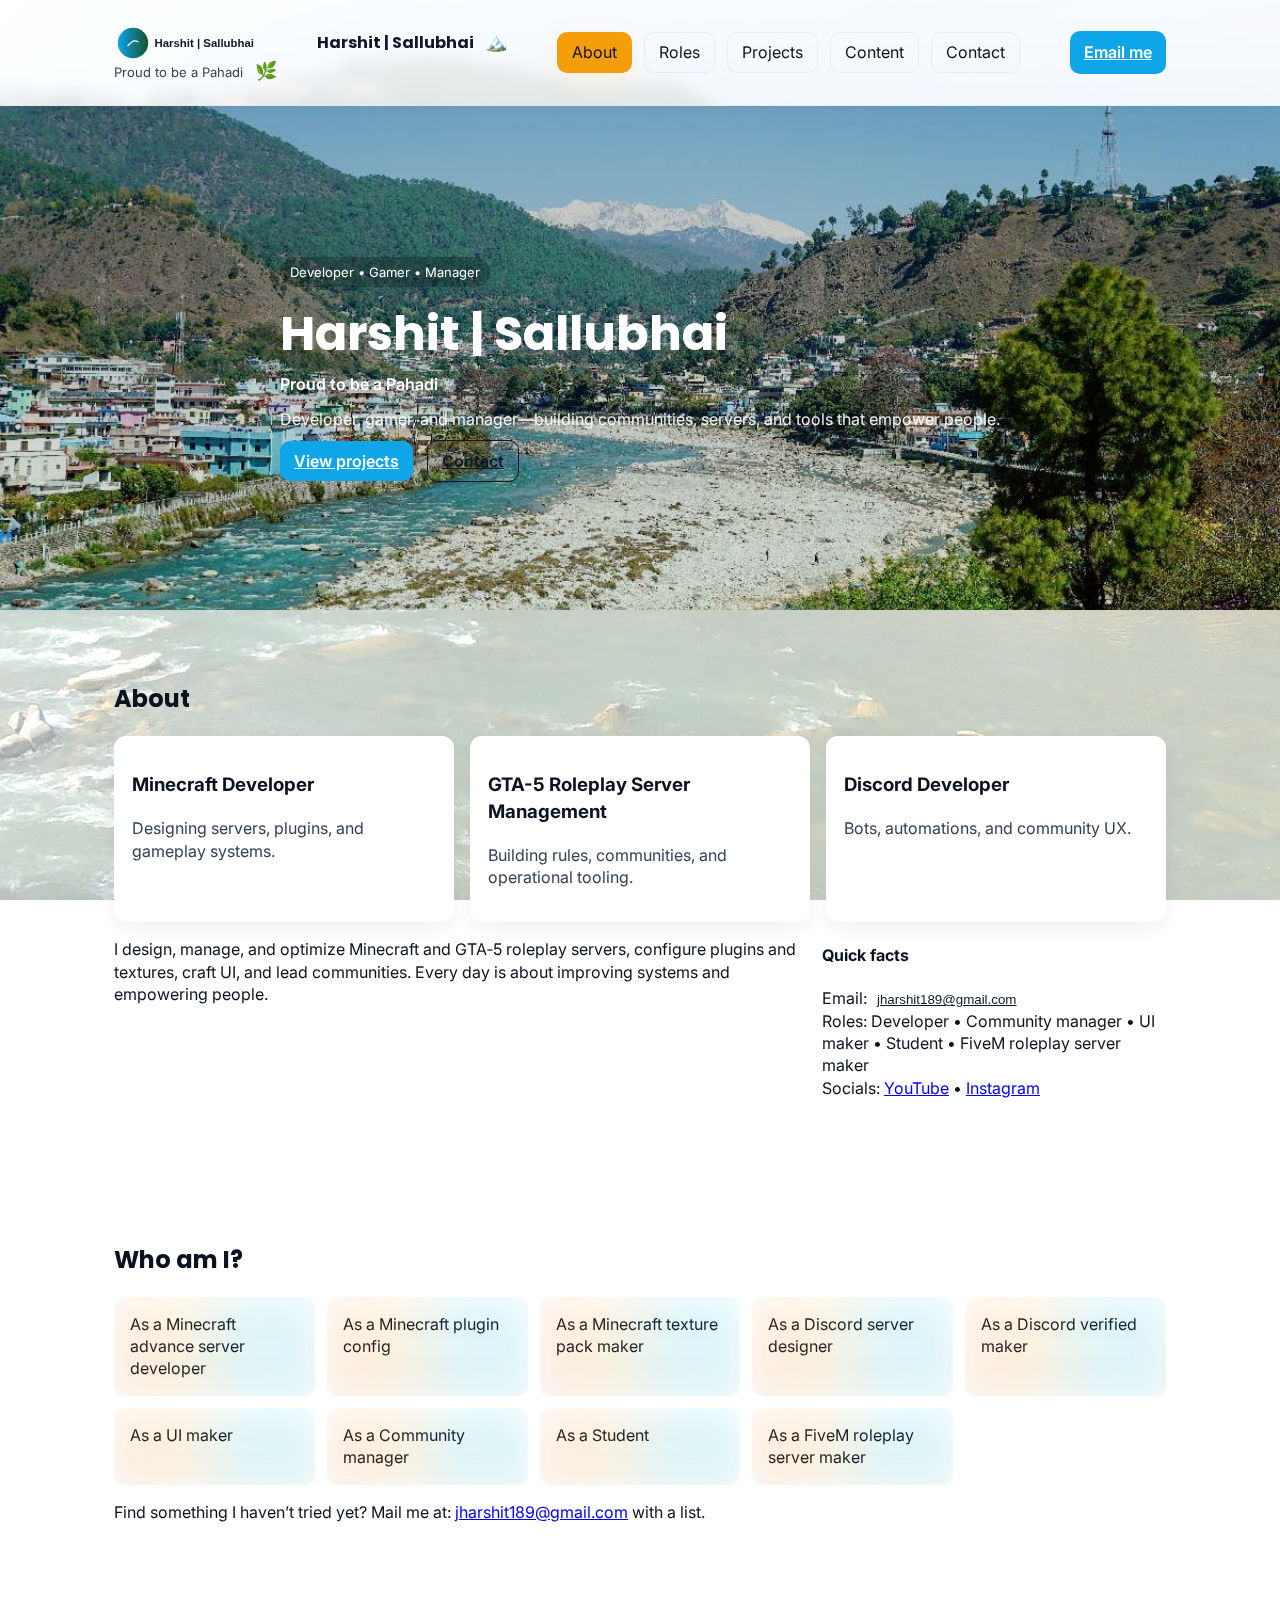
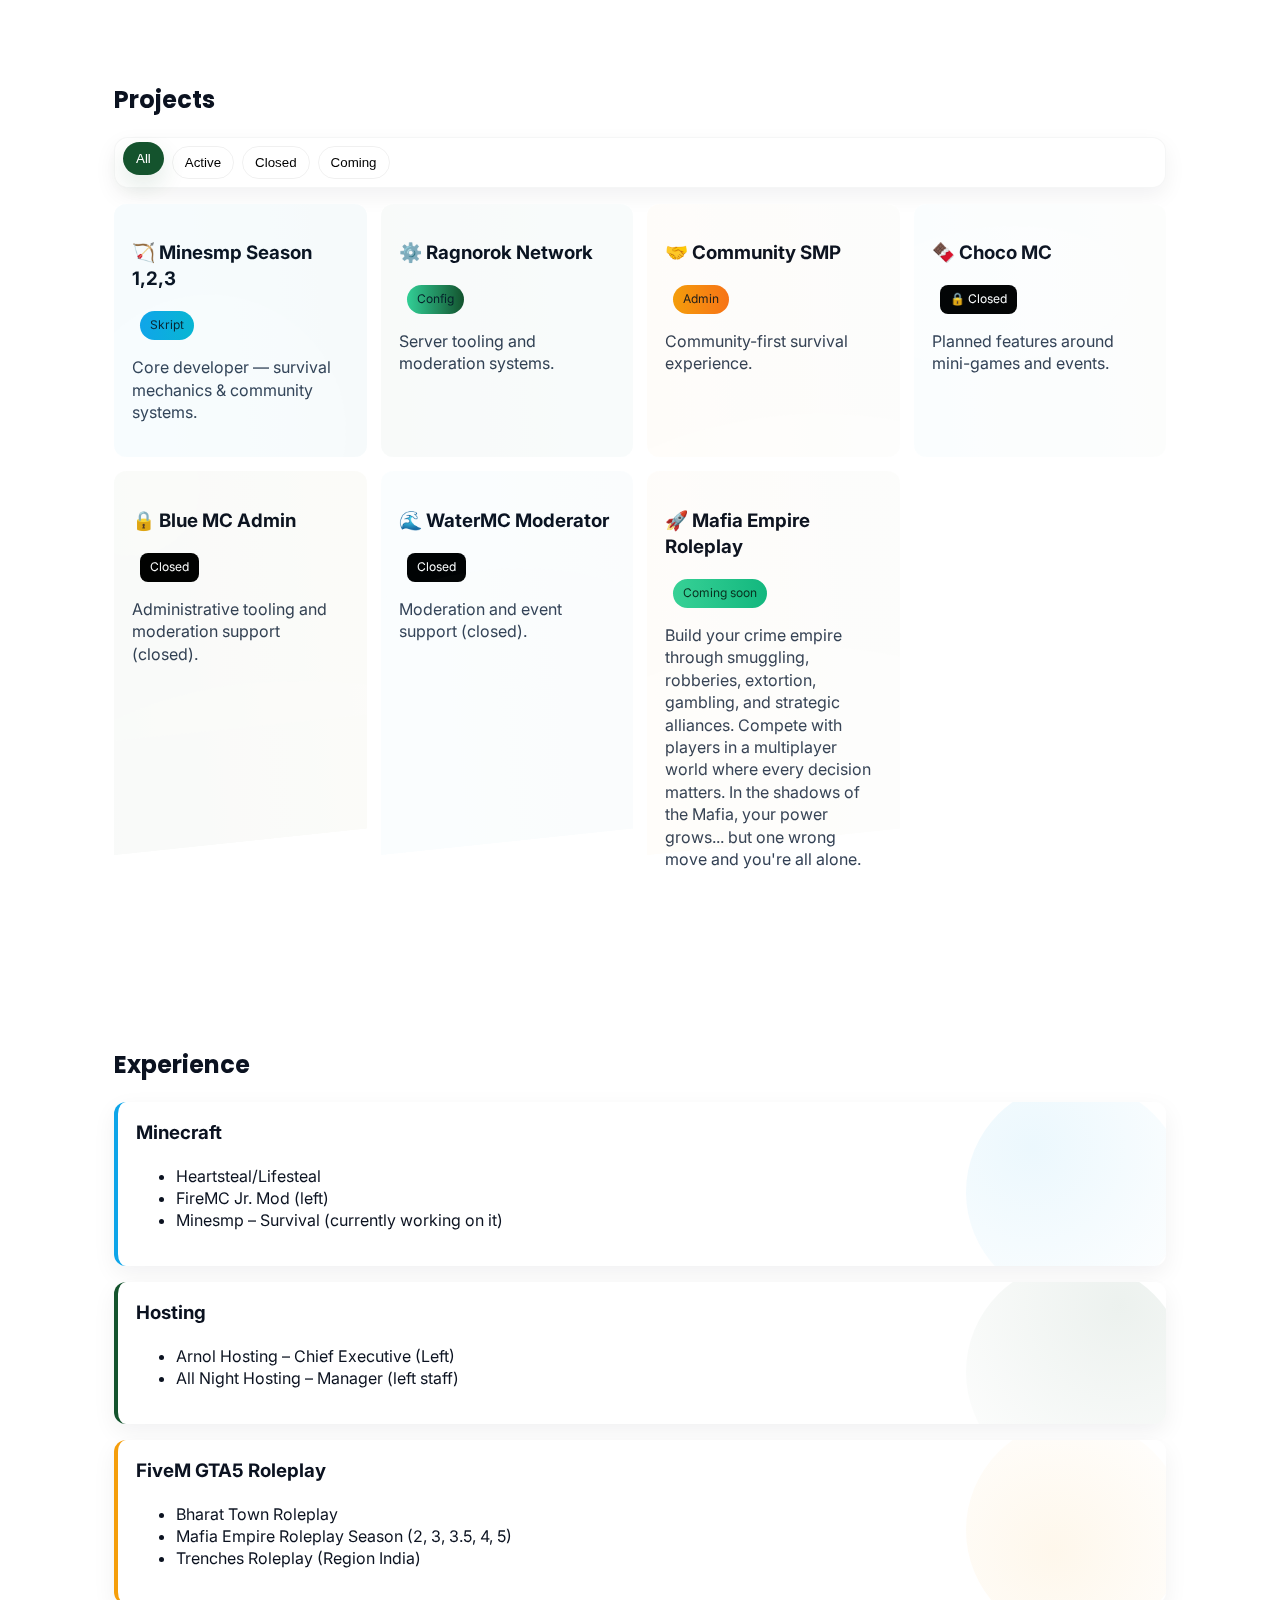
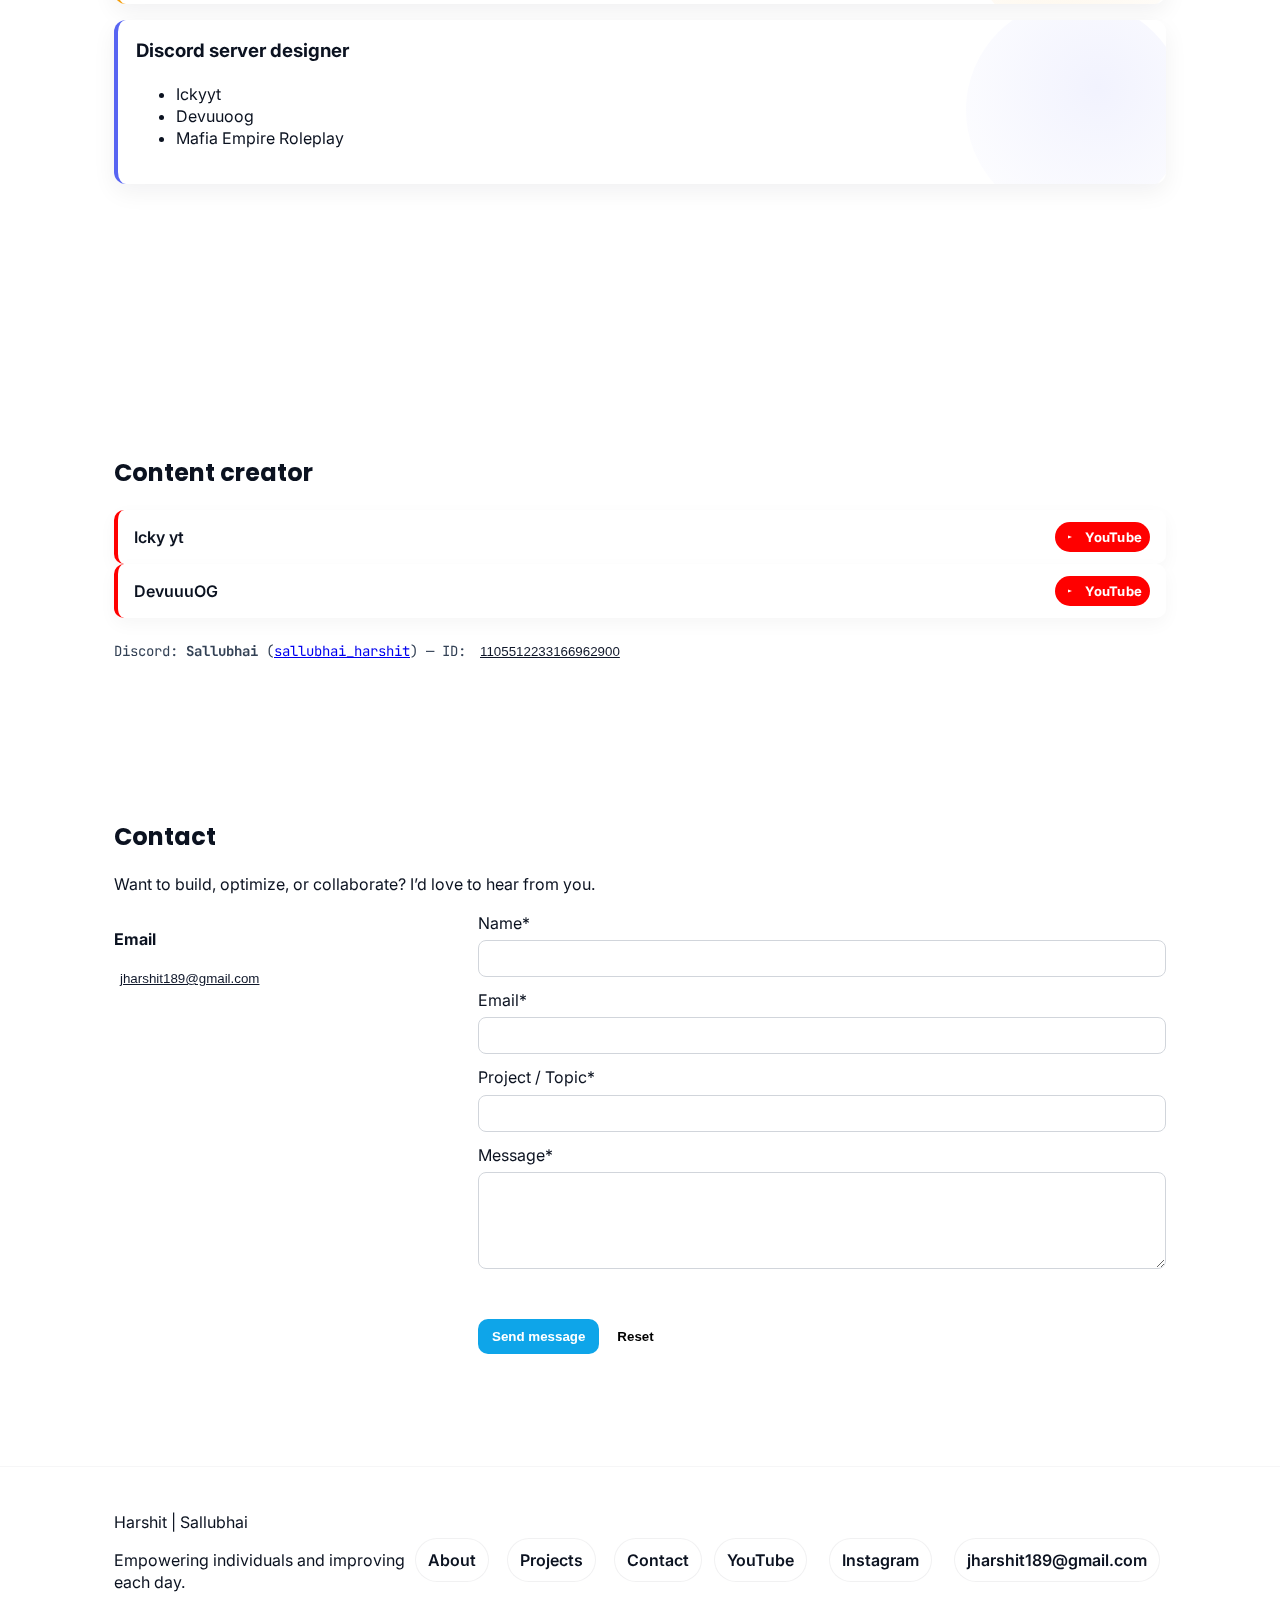
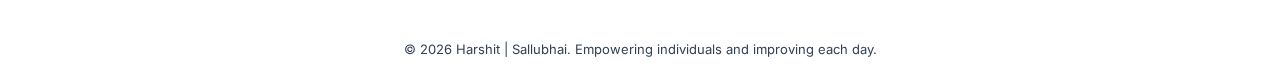
<file: index.html>
<!doctype html>
<html lang="en" data-theme="light">
<head>
  <meta charset="utf-8" />
  <meta name="viewport" content="width=device-width,initial-scale=1" />
  <meta name="description" content="Harshit | Sallubhai — Developer, gamer, and manager — building communities, servers, and tools that empower people." />
  <title>Harshit | Sallubhai — Proud to be a Pahadi</title>

  <!-- Open Graph -->
  <meta property="og:title" content="Harshit | Sallubhai" />
  <meta property="og:description" content="Developer, gamer, and manager—building communities, servers, and tools that empower people." />
  <meta property="og:type" content="website" />
  <meta property="og:image" content="assets/bageshwar.jpg" />

  <!-- Twitter -->
  <meta name="twitter:card" content="summary_large_image" />

  <!-- Preconnect / Fonts (system fallbacks included) -->
  <link rel="preconnect" href="https://fonts.gstatic.com" crossorigin>
  <link href="https://fonts.googleapis.com/css2?family=Inter:wght@300;400;600;700;800&family=Poppins:wght@600;700&family=JetBrains+Mono:wght@400;600&display=swap" rel="stylesheet">
  <link rel="stylesheet" href="styles.css">

  <link rel="icon" href="assets/icon-ink.svg" />
  <link rel="manifest" href="manifest.json" />

  <!-- Structured data -->
  <script type="application/ld+json">
  {
    "@context": "https://schema.org",
    "@type": "Person",
    "name": "Harshit | Sallubhai",
    "email": "mailto:jharshit189@gmail.com",
    "description": "Developer, gamer, and manager focused on empowering individuals and improving each day.",
    "url": "."
  }
  </script>

</head>
<body>
  <div class="wallpaper" aria-hidden="true"></div>
  <a class="skip-link" href="#main">Skip to content</a>

  <header class="site-header" role="banner">
    <div class="container header-inner">
      <div class="brand">
        <a href="/" class="wordmark" aria-label="Harshit Sallubhai home">
          <img src="assets/logo.svg" alt="Harshit | Sallubhai logo" class="logo" />
          <span class="wordmark-text">Harshit | Sallubhai <span class="emoji" aria-hidden="true">🏔️</span></span>
        </a>
        <p class="tagline">Proud to be a Pahadi <span class="emoji" aria-hidden="true">🌿</span></p>
      </div>

      <nav class="site-nav" role="navigation" aria-label="Primary">
        <ul class="nav-list">
          <li><a href="#about">About</a></li>
          <li><a href="#roles">Roles</a></li>
          <li><a href="#projects">Projects</a></li>
          <li><a href="#content">Content</a></li>
          <li><a href="#contact">Contact</a></li>
        </ul>
      </nav>

      <div class="header-actions">
        <a href="mailto:jharshit189@gmail.com" class="btn btn-primary">Email me</a>
        <button id="mobile-menu-toggle" class="btn btn-ghost mobile-only" aria-expanded="false" aria-controls="mobile-menu" aria-label="Open menu">☰</button>
      </div>
    </div>

    <div id="mobile-menu" class="mobile-menu" role="dialog" aria-modal="true" aria-hidden="true">
      <div class="mobile-menu-inner" role="document">
        <button id="mobile-menu-close" class="btn btn-ghost" aria-label="Close menu">✕</button>
        <nav aria-label="Mobile primary">
          <ul class="mobile-nav-list">
            <li><a href="#about">About</a></li>
            <li><a href="#roles">Roles</a></li>
            <li><a href="#projects">Projects</a></li>
            <li><a href="#content">Content</a></li>
            <li><a href="#contact">Contact</a></li>
          </ul>
        </nav>
      </div>
    </div>
  </header>

  <main id="main" class="site-main">
    <section class="hero" aria-label="Intro">
  <div class="hero-media" role="img" aria-label="River valley landscape" style="background-image: url('assets/bageshwar.jpg'), url('assets/hero.svg')"></div>
      <div class="hero-overlay"></div>
      <div class="container hero-content">
        <p class="meta-chips">Developer • Gamer • Manager</p>
        <h1 class="hero-title">Harshit | Sallubhai</h1>
  <p class="hero-subtitle">Proud to be a Pahadi</p>
        <p class="hero-lead">Developer, gamer, and manager—building communities, servers, and tools that empower people.</p>
        <div class="hero-ctas">
          <a href="#projects" class="btn btn-primary">View projects</a>
          <a href="#contact" class="btn btn-outline">Contact</a>
        </div>
      </div>
    </section>

    <section id="about" class="section about">
      <div class="container">
        <h2>About</h2>
        <div class="pillars">
          <article class="card">
            <h3>Minecraft Developer</h3>
            <p class="muted">Designing servers, plugins, and gameplay systems.</p>
          </article>
          <article class="card">
            <h3>GTA-5 Roleplay Server Management</h3>
            <p class="muted">Building rules, communities, and operational tooling.</p>
          </article>
          <article class="card">
            <h3>Discord Developer</h3>
            <p class="muted">Bots, automations, and community UX.</p>
          </article>
        </div>

        <div class="about-grid">
          <p>I design, manage, and optimize Minecraft and GTA‑5 roleplay servers, configure plugins and textures, craft UI, and lead communities. Every day is about improving systems and empowering people.</p>

          <div class="quick-facts">
            <h4>Quick facts</h4>
            <ul>
              <li>Email: <button class="link-like" id="copy-email">jharshit189@gmail.com</button></li>
              <li>Roles: Developer • Community manager • UI maker • Student • FiveM roleplay server maker</li>
              <li>Socials: <a href="https://www.youtube.com/@Sallubhai-clg" target="_blank" rel="noopener" aria-label="YouTube channel">YouTube</a> • <a href="https://www.instagram.com/sallubhai_spuder" target="_blank" rel="noopener" aria-label="Instagram profile">Instagram</a></li>
            </ul>
          </div>
        </div>
      </div>
    </section>

    <section id="roles" class="section roles">
      <div class="container">
        <h2>Who am I?</h2>
        <div class="roles-grid">
          <article class="role-card">As a Minecraft advance server developer</article>
          <article class="role-card">As a Minecraft plugin config</article>
          <article class="role-card">As a Minecraft texture pack maker</article>
          <article class="role-card">As a Discord server designer</article>
          <article class="role-card">As a Discord verified maker</article>
          <article class="role-card">As a UI maker</article>
          <article class="role-card">As a Community manager</article>
          <article class="role-card">As a Student</article>
          <article class="role-card">As a FiveM roleplay server maker</article>
        </div>
        <p class="note">Find something I haven’t tried yet? Mail me at: <a href="#" id="mail-link">jharshit189@gmail.com</a> with a list.</p>
      </div>
    </section>

    <section id="projects" class="section projects">
      <div class="container">
        <h2>Projects</h2>
        <div class="filters" role="tablist" aria-label="Project filters">
          <button class="chip active" data-filter="all" aria-pressed="true">All</button>
          <button class="chip" data-filter="active" aria-pressed="false">Active</button>
          <button class="chip" data-filter="closed" aria-pressed="false">Closed</button>
          <button class="chip" data-filter="coming" aria-pressed="false">Coming</button>
        </div>

        <div class="projects-grid" aria-live="polite">
          <!-- Example project card -->
          <article class="project-card gfx-1" data-status="active">
            <header>
              <h3>🏹 Minesmp Season 1,2,3</h3>
              <span class="tag badge-skript" aria-label="Skript badge">Skript</span>
            </header>
            <p class="muted">Core developer — survival mechanics & community systems.</p>
          </article>

          <article class="project-card gfx-2" data-status="active">
            <header>
              <h3>⚙️ Ragnorok Network</h3>
              <span class="tag badge-config" aria-label="Config badge">Config</span>
            </header>
            <p class="muted">Server tooling and moderation systems.</p>
          </article>

          <article class="project-card gfx-3" data-status="active">
            <header>
              <h3>🤝 Community SMP</h3>
              <span class="tag badge-admin" aria-label="Admin badge">Admin</span>
            </header>
            <p class="muted">Community-first survival experience.</p>
          </article>

          <article class="project-card gfx-4" data-status="closed">
            <header>
              <h3>🍫 Choco MC</h3>
              <span class="tag tag-closed" aria-label="Closed">🔒 Closed</span>
            </header>
            <p class="muted">Planned features around mini-games and events.</p>
          </article>

          <article class="project-card gfx-5" data-status="closed">
            <header>
              <h3>🔒 Blue MC Admin</h3>
              <span class="tag" aria-label="Closed">Closed</span>
            </header>
            <p class="muted">Administrative tooling and moderation support (closed).</p>
          </article>

          <article class="project-card gfx-6" data-status="closed">
            <header>
              <h3>🌊 WaterMC Moderator</h3>
              <span class="tag" aria-label="Closed">Closed</span>
            </header>
            <p class="muted">Moderation and event support (closed).</p>
          </article>
          
          <!-- Coming soon items -->
          <article class="project-card gfx-3" data-status="coming">
            <header>
              <h3>🚀 Mafia Empire Roleplay</h3>
              <span class="tag badge-coming" aria-label="Coming soon">Coming soon</span>
            </header>
            <p class="muted">Build your crime empire through smuggling, robberies, extortion, gambling, and strategic alliances. Compete with players in a multiplayer world where every decision matters. In the shadows of the Mafia, your power grows... but one wrong move and you're all alone.</p>
          </article>
        </div>
      </div>
    </section>

    <section id="experience" class="section experience">
      <div class="container">
        <h2>Experience</h2>
        <div class="exp-group exp-mine">
          <h3>Minecraft</h3>
          <ul>
            <li>Heartsteal/Lifesteal</li>
            <li>FireMC Jr. Mod (left)</li>
            <li>Minesmp – Survival (currently working on it)</li>
          </ul>
        </div>

        <div class="exp-group exp-hosting">
          <h3>Hosting</h3>
          <ul>
            <li>Arnol Hosting – Chief Executive (Left)</li>
            <li>All Night Hosting – Manager (left staff)</li>
          </ul>
        </div>

        <div class="exp-group exp-fivem">
          <h3>FiveM GTA5 Roleplay</h3>
          <ul>
            <li>Bharat Town Roleplay</li>
            <li>Mafia Empire Roleplay Season (2, 3, 3.5, 4, 5)</li>
            <li>Trenches Roleplay (Region India)</li>
          </ul>
        </div>

        <div class="exp-group exp-discord">
          <h3>Discord server designer</h3>
          <ul>
            <li>Ickyyt</li>
            <li>Devuuoog</li>
            <li>Mafia Empire Roleplay</li>
          </ul>
        </div>
        <!-- Featured work: currently working -->
        <div class="exp-group exp-feature">
          <a href="https://discord.gg/hhs9p7pw5D" class="exp-feature-link" target="_blank" rel="noopener" aria-label="Open Mafia Empire Roleplay Discord invite">
            <div class="exp-feature-media" aria-hidden="true">
              <img src="assets/merp_logo.png" alt="Mafia Empire Roleplay logo" class="merp-logo">
            </div>
            <h3>Currently working — Mafia Empire Roleplay <span class="badge badge-soon">Launching soon</span>
              <audio id="jbl-speaker" class="inline-audio" src="assets/bg-music.mp3" preload="none" controls></audio>
            </h3>
            <p>Currently working as a management in <strong>Mafia Empire Roleplay</strong>.</p>
          </a>
        </div>
      </div>
    </section>

    <section id="content" class="section content">
      <div class="container">
        <h2>Content creator</h2>
        <div class="creators-grid" role="list">
          <a class="creator-card youtube" role="listitem" href="https://www.youtube.com/@ickYyt" target="_blank" rel="noopener" aria-label="Open Icky yt YouTube channel">
            <span class="creator-name">Icky yt</span>
            <span class="youtube-badge" aria-hidden="true">
              <svg width="14" height="10" viewBox="0 0 14 10" fill="none" xmlns="http://www.w3.org/2000/svg" class="youtube-icon"><path d="M13.2 1.2c-.14-.52-.56-.94-1.09-1.08C10.63 0 7 0 7 0s-3.63 0-5.11.12c-.53.14-.95.56-1.09 1.08C.66 2.72.66 5 .66 5s0 2.28.14 3.8c.14.52.56.94 1.09 1.08C3.37 10 7 10 7 10s3.63 0 5.11-.12c.53-.14.95-.56 1.09-1.08.14-1.52.14-3.8.14-3.8s0-2.28-.14-3.8z" fill="#FF0000"/><path d="M5 3.5l4 1.5-4 1.5v-3z" fill="#fff"/></svg>
              <span class="youtube-text">YouTube</span>
            </span>
          </a>
          <a class="creator-card youtube" role="listitem" href="https://www.youtube.com/@DevuuuOG" target="_blank" rel="noopener" aria-label="Open DevuuuOG YouTube channel">
            <span class="creator-name">DevuuuOG</span>
            <span class="youtube-badge" aria-hidden="true">
              <svg width="14" height="10" viewBox="0 0 14 10" fill="none" xmlns="http://www.w3.org/2000/svg" class="youtube-icon"><path d="M13.2 1.2c-.14-.52-.56-.94-1.09-1.08C10.63 0 7 0 7 0s-3.63 0-5.11.12c-.53.14-.95.56-1.09 1.08C.66 2.72.66 5 .66 5s0 2.28.14 3.8c.14.52.56.94 1.09 1.08C3.37 10 7 10 7 10s3.63 0 5.11-.12c.53-.14.95-.56 1.09-1.08.14-1.52.14-3.8.14-3.8s0-2.28-.14-3.8z" fill="#FF0000"/><path d="M5 3.5l4 1.5-4 1.5v-3z" fill="#fff"/></svg>
              <span class="youtube-text">YouTube</span>
            </span>
          </a>
        </div>

        <div class="creator-actions">
          <p class="mono muted">Discord: <strong>Sallubhai</strong> (<a href="https://discord.com/users/1105512233166962900" target="_blank" rel="noopener" aria-label="Open Discord profile">sallubhai_harshit</a>) — ID: <button id="copy-discord" class="link-like" aria-label="Copy discord id">1105512233166962900</button></p>
        </div>
      </div>
    </section>

    <section id="contact" class="section contact">
      <div class="container">
        <h2>Contact</h2>
        <p>Want to build, optimize, or collaborate? I’d love to hear from you.</p>

        <div class="contact-grid">
          <div class="contact-info">
            <p><strong>Email</strong></p>
            <p><button class="link-like" id="copy-email-2">jharshit189@gmail.com</button></p>
          </div>

          <form id="contact-form" class="contact-form" action="#" method="post" novalidate>
            <div class="field">
              <label for="name">Name*</label>
              <input id="name" name="name" required />
            </div>
            <div class="field">
              <label for="email">Email*</label>
              <input id="email" name="email" type="email" required />
            </div>
            <div class="field">
              <label for="topic">Project / Topic*</label>
              <input id="topic" name="topic" required />
            </div>
            <div class="field">
              <label for="message">Message*</label>
              <textarea id="message" name="message" rows="5" required></textarea>
            </div>

            <div aria-live="polite" id="form-status" class="form-status" role="status"></div>

            <div class="form-actions">
              <button type="submit" class="btn btn-primary">Send message</button>
              <button type="reset" class="btn btn-ghost">Reset</button>
            </div>
          </form>
        </div>
      </div>
    </section>
  </main>

  <footer class="site-footer">
    <div class="container footer-inner">
      <div class="f-brand">
        <span class="wordmark">Harshit | Sallubhai</span>
        <p class="tagline">Empowering individuals and improving each day.</p>
      </div>
      <nav class="footer-nav" aria-label="Footer shortcuts">
        <a href="#about">About</a>
        <a href="#projects">Projects</a>
        <a href="#contact">Contact</a>
      </nav>

      <div class="f-rail">
        <a href="https://www.youtube.com/@Sallubhai-clg" target="_blank" rel="noopener" aria-label="YouTube channel">YouTube</a>
        <a href="https://www.instagram.com/sallubhai_spuder" target="_blank" rel="noopener" aria-label="Instagram profile">Instagram</a>
        <a href="mailto:jharshit189@gmail.com">jharshit189@gmail.com</a>
      </div>
    </div>
    <div class="container smallprint">© <span id="year"></span> Harshit | Sallubhai. Empowering individuals and improving each day.</div>
  </footer>

  <script src="script.js" defer></script>
</body>
</html>
</file>
<file: styles.css>
/* style system: variables + utilities + components */
:root{
  --brand-ink: #0F172A;
  --brand-forest: #14532D;
  --brand-river: #0EA5E9;
  --brand-sand: #F1F5F9;
  --brand-gold: #F59E0B;
  --text-primary: #0B1220;
  --text-secondary: #334155;
  --bg-light: #FFFFFF;
  --bg-dark: #0B1220;

  --radius-lg: 12px;
  --card-padding: 18px;
  --transition-fast: 180ms;
}

:root{
  --bg: var(--bg-light);
  --surface: #fff;
  --text: var(--text-primary);
  --muted: var(--text-secondary);
}

*{box-sizing:border-box}
html,body{height:100%}
body{
  margin:0;
  font-family: Inter, system-ui, -apple-system, "Segoe UI", Roboto, "Helvetica Neue", Arial;
  color:var(--text);
  background:linear-gradient(180deg, var(--bg) 0%, var(--bg) 100%);
  -webkit-font-smoothing:antialiased;
  -moz-osx-font-smoothing:grayscale;
  line-height:1.4;
}

.container{max-width:1100px;margin:0 auto;padding:24px}
.header-inner{display:flex;align-items:center;gap:16px;justify-content:space-between}
.brand .wordmark{font-family:Poppins, Inter, sans-serif;font-weight:700;color:var(--brand-ink);text-decoration:none}
.brand .tagline{margin:0;font-size:13px;color:var(--muted)}

/* Wallpaper and logo */
.wallpaper{
  position:fixed;inset:0;z-index:-1;pointer-events:none;
  /* Mix a translucent white layer with the background images */
  background-image:
    linear-gradient(rgba(255,255,255,0.6), rgba(255,255,255,0.6)),
    url('assets/bagnath.jpg'),
    url('assets/wallpaper.svg');
  background-size:cover, cover, cover;
  background-position:center, center, center;
}
.logo{height:38px;width:auto;vertical-align:middle;margin-right:10px}
.wordmark-text{vertical-align:middle;font-family:Poppins, Inter, sans-serif}
.emoji{margin-left:8px;font-size:18px;line-height:1}

.site-header{position:sticky;top:0;backdrop-filter:blur(6px);z-index:40;border-bottom:1px solid rgba(15,23,42,0.06);background:linear-gradient(180deg, rgba(255,255,255,0.8), rgba(255,255,255,0.6));box-shadow:0 2px 12px rgba(10,20,30,0.03)}
/* Removed dark theme header variant to force light header */

.site-nav .nav-list{list-style:none;display:flex;gap:12px;margin:0;padding:0;align-items:center}
.site-nav a{color:var(--text);text-decoration:none;padding:8px 14px;border-radius:10px;display:inline-flex;align-items:center;gap:8px;border:1px solid rgba(15,23,42,0.06);background:transparent;transition:background var(--transition-fast) ease,transform var(--transition-fast) ease,box-shadow var(--transition-fast) ease,color var(--transition-fast) ease}
.site-nav a:hover{background:linear-gradient(90deg, rgba(14,165,233,0.12), rgba(99,102,241,0.06));transform:translateY(-2px);box-shadow:0 8px 20px rgba(10,20,30,0.06)}
.site-nav a:focus{outline:none;box-shadow:0 0 0 4px rgba(14,165,233,0.12);}
.site-nav .nav-list a.active,.site-nav .nav-list a[aria-current="page"]{background:var(--brand-gold);color:#111;border-color:transparent;box-shadow:0 10px 30px rgba(245,158,11,0.12)}

/* Mobile menu link styles to match boxed theme */
.mobile-nav-list{list-style:none;padding:0;margin:0}
.mobile-nav-list a{display:block;padding:12px 14px;border-radius:10px;color:var(--text);text-decoration:none;border:1px solid rgba(15,23,42,0.04);margin-bottom:8px;background:transparent;transition:background var(--transition-fast) ease,box-shadow var(--transition-fast) ease}
.mobile-nav-list a:hover{background:rgba(14,165,233,0.06);box-shadow:0 8px 20px rgba(10,20,30,0.04)}

.header-actions{display:flex;gap:8px;align-items:center}
.mobile-only{display:none}

.btn{font-weight:600;padding:10px 14px;border-radius:10px;border:0;cursor:pointer;transition:transform var(--transition-fast) ease, box-shadow var(--transition-fast) ease}
.btn:active{transform:scale(0.995)}
.btn:focus{outline:3px solid var(--brand-river);outline-offset:2px}
.btn-primary{background:var(--brand-river);color:white}
.btn-outline{background:transparent;border:1px solid var(--brand-ink);color:var(--brand-ink)}
.btn-ghost{background:transparent}
.link-like{background:none;border:0;color:var(--brand-ink);text-decoration:underline;cursor:pointer}

.skip-link{position:absolute;left:-999px;top:auto;width:1px;height:1px;overflow:hidden}
.skip-link:focus{left:12px;top:12px;width:auto;height:auto;padding:8px;background:var(--brand-sand);border-radius:6px}

/* Hero */
.hero{position:relative;min-height:56vh;display:flex;align-items:center;color:var(--bg-light)}
.hero-media{position:absolute;inset:0;background-size:cover;background-position:center;background-repeat:no-repeat;filter:saturate(0.95);transform:translateZ(0)}
.hero-overlay{position:absolute;inset:0;background:linear-gradient(180deg, rgba(15,23,42,0.25), rgba(20,83,45,0.15));mix-blend-mode:multiply}
.hero-content{position:relative;padding:48px 24px;color:var(--bg-light);max-width:780px}
.hero-title{font-family:Poppins, Inter, sans-serif;font-size:48px;margin:0}
.hero-subtitle{font-weight:600;margin:6px 0}
.hero-lead{margin:12px 0 20px;color:rgba(255,255,255,0.92)}
.meta-chips{font-size:13px;background:rgba(0,0,0,0.25);display:inline-block;padding:6px 10px;border-radius:999px}
.hero-ctas .btn{margin-right:10px}

/* Sections */
.section{padding:48px 0}
.section h2{font-family:Poppins, Inter, sans-serif;margin-top:0}
.pillars{display:grid;grid-template-columns:repeat(auto-fit,minmax(200px,1fr));gap:16px}
.card{background:var(--surface);padding:var(--card-padding);border-radius:var(--radius-lg);box-shadow:0 6px 18px rgba(10,20,30,0.06)}
.muted{color:var(--muted)}
.about-grid{display:grid;grid-template-columns:2fr 1fr;gap:20px;align-items:start}
.quick-facts ul{list-style:none;padding:0;margin:0}

.roles-grid{display:grid;grid-template-columns:repeat(auto-fit,minmax(180px,1fr));gap:12px;margin-top:16px}
.role-card{padding:16px;background:linear-gradient(180deg, rgba(255,255,255,0.9), rgba(250,250,250,0.85));border-radius:10px;position:relative;overflow:hidden;transition:transform 240ms ease, box-shadow 240ms ease}
.role-card::before{content:'';position:absolute;inset:-2px;border-radius:inherit;background:linear-gradient(90deg,#f97316,#f59e0b,#06b6d4,#06b6d4);filter:blur(18px);opacity:0.12;z-index:0}
.role-card > *{position:relative;z-index:2}
.role-card:hover{transform:translateY(-6px);box-shadow:0 18px 40px rgba(10,20,30,0.12)}
.role-card:hover::before{opacity:0.2}
@media (prefers-reduced-motion: reduce){.role-card{transition:none}}

/* Experience group panels */
.exp-group{background:var(--surface);padding:18px;border-radius:12px;margin-bottom:16px;box-shadow:0 8px 24px rgba(10,20,30,0.06);position:relative;overflow:hidden}
.exp-group h3{margin-top:0}
.exp-group::after{content:'';position:absolute;right:-20px;top:-20px;width:220px;height:220px;border-radius:50%;opacity:0.08;pointer-events:none}

/* Make the featured experience panel clickable while preserving styles */
.exp-feature-link{display:block;color:inherit;text-decoration:none;padding:0;margin:0}
.exp-feature-link:focus{outline:2px solid var(--accent);outline-offset:4px;border-radius:8px}
.exp-feature-link:hover h3 .badge,.exp-feature-link:focus h3 .badge{transform:translateY(-1px)}

/* MERP featured panel background + logo */
.exp-feature{background-image:url('assets/merp_bg.png');background-size:cover;background-position:center;padding-left:124px}
.exp-feature::after{opacity:0.06}
.exp-feature .exp-feature-media{position:absolute;left:18px;top:18px;bottom:18px;width:84px;display:flex;align-items:center;justify-content:center;pointer-events:none;z-index:3}
.exp-feature .merp-logo{max-width:56px;height:auto;border-radius:12px;box-shadow:0 8px 22px rgba(10,20,30,0.10);background:rgba(255,255,255,0.42);backdrop-filter:blur(6px);-webkit-backdrop-filter:blur(6px);border:1px solid rgba(255,255,255,0.28);padding:6px}
@media (max-width:640px){
  .exp-feature{background-size:cover;background-position:center 20%}
  .exp-feature .exp-feature-media{display:none}
  .exp-feature{padding-left:18px;padding-right:18px}
}
.exp-mine{border-left:4px solid var(--brand-river)}
.exp-mine::after{background:radial-gradient(circle at 30% 30%, var(--brand-river), transparent)}
.exp-hosting{border-left:4px solid var(--brand-forest)}
.exp-hosting::after{background:radial-gradient(circle at 70% 20%, var(--brand-forest), transparent)}
.exp-fivem{border-left:4px solid var(--brand-gold)}
.exp-fivem::after{background:radial-gradient(circle at 40% 60%, var(--brand-gold), transparent)}
.exp-discord{border-left:4px solid #5865F2}
.exp-discord::after{background:radial-gradient(circle at 60% 40%, #5865F2, transparent)}

/* Featured work panel */
.exp-feature{border-left:4px solid var(--brand-gold);background:linear-gradient(180deg, rgba(245,158,11,0.06), transparent);}
.exp-feature p{margin:0}
.badge{display:inline-block;padding:6px 10px;border-radius:999px;font-size:13px;margin-left:10px}
.badge-soon{background:linear-gradient(90deg,#f59e0b,#f97316);color:#111}

/* Compact inline audio player used next to the "Launching soon" badge */
.inline-audio{width:180px;height:26px;vertical-align:middle;accent-color:var(--brand-gold)}
@media (max-width:640px){.inline-audio{width:150px}}

/* Align featured title, badge, and audio neatly */
.exp-feature h3{display:flex;align-items:center;gap:8px;flex-wrap:wrap;margin-top:0;margin-bottom:8px}

@media (prefers-reduced-motion: no-preference){
  .exp-feature{transform:translateY(8px);opacity:0;animation:enter-up 520ms cubic-bezier(.12,.9,.3,1) forwards}
  @keyframes enter-up{to{transform:none;opacity:1}}
}

.projects-grid{display:grid;grid-template-columns:repeat(auto-fit,minmax(220px,1fr));gap:14px;margin-top:16px}
.project-card{padding:var(--card-padding);background:var(--surface);border-radius:12px;transition:transform var(--transition-fast) ease, box-shadow var(--transition-fast) ease}
.project-card:hover{transform:scale(1.02);box-shadow:0 12px 30px rgba(10,20,30,0.12)}
.creator-actions{display:flex;gap:12px;align-items:center;margin-top:10px;flex-wrap:wrap}
.mono{font-family: 'JetBrains Mono', Menlo, monospace;font-size:14px}
.project-card .tag{display:inline-block;background:rgba(255,255,255,0.08);padding:6px 10px;border-radius:999px;font-size:12px;margin-left:8px}

/* YouTube creator badge and card theme */
.creator-card{padding:12px 16px;border-radius:10px;background:var(--surface);box-shadow:0 6px 18px rgba(10,20,30,0.04);display:flex;align-items:center;gap:12px;text-decoration:none;color:inherit}
.creator-card:hover{box-shadow:0 10px 22px rgba(10,20,30,0.08);transform:translateY(-2px)}
.creator-card.youtube{border-left:4px solid #FF0000}
.creator-card .creator-name{font-weight:600}
.youtube-badge{display:inline-flex;align-items:center;gap:8px;background:#FF0000;color:#fff;padding:6px 8px;border-radius:999px;font-size:13px;margin-left:auto}
.youtube-icon{display:block;flex:0 0 auto}
.youtube-text{font-weight:700;letter-spacing:0.2px}
@media (max-width:640px){
  .creator-card{flex-direction:row}
  .youtube-badge{margin-left:auto}
}

/* Badge variants */
.tag.badge-skript{background:linear-gradient(90deg,var(--brand-river),#06b6d4);color:#06202a}
.tag.badge-config{background:linear-gradient(90deg,#34d399,#14532D);color:#06202a}
.tag.badge-admin{background:linear-gradient(90deg,#f59e0b,#f97316);color:#1b1b1b}
.tag.badge-coming{background:linear-gradient(90deg,#34d399,#10b981);color:#052e1f}

/* Closed tag styling: high contrast black background */
.project-card .tag[aria-label="Closed"], .tag-closed{background:#000;color:#fff;border-color:transparent;padding:6px 10px;border-radius:8px;text-transform:none}

/* Decorative background graphics for project cards */
.project-card{position:relative;overflow:hidden}
.project-card::before{content:'';position:absolute;inset: -20% -30% -30% -20%;transform:rotate(-6deg);opacity:0.20;pointer-events:none;background-repeat:no-repeat;background-size:180%}
.gfx-1::before{background-image: url('assets/gfx1.svg')}
.gfx-2::before{background-image: url('assets/gfx2.svg')}
.gfx-3::before{background-image: url('assets/gfx3.svg')}
.gfx-4::before{background-image: url('assets/gfx4.svg')}
.gfx-5::before{background-image: url('assets/gfx5.svg')}
.gfx-6::before{background-image: url('assets/gfx6.svg')}

.filters{
  display:flex;
  gap:8px;
  margin-bottom:12px;
  align-items:center;
  background:var(--surface);
  padding:8px;
  border-radius:14px;
  box-shadow:0 8px 22px rgba(10,20,30,0.06);
  border:1px solid rgba(10,20,30,0.04);
}
.chip{background:transparent;border:1px solid rgba(0,0,0,0.06);padding:8px 12px;border-radius:999px;cursor:pointer;transition:transform var(--transition-fast) ease, box-shadow var(--transition-fast) ease, background var(--transition-fast) ease}
.chip:hover{transform:translateY(-3px);box-shadow:0 8px 18px rgba(10,20,30,0.08)}
.chip:active{transform:translateY(-1px) scale(0.995)}
.chip:focus{outline:none;box-shadow:0 0 0 4px rgba(14,165,233,0.12)}
.chip.active{background:var(--brand-forest);color:white;border-color:transparent;box-shadow:0 10px 24px rgba(20,83,45,0.12);transform:translateY(-4px)}

.contact-grid{display:grid;grid-template-columns:1fr 2fr;gap:20px}
.field{margin-bottom:12px}
.field label{display:block;margin-bottom:6px}
.field input,.field textarea{width:100%;padding:10px;border-radius:8px;border:1px solid #d1d5db}
.form-status{min-height:1.5em;margin-bottom:8px}

.site-footer{border-top:1px solid rgba(15,23,42,0.04);padding:20px 0;margin-top:40px}
.footer-inner{display:flex;justify-content:space-between;align-items:center}

/* Footer: circle box theme for links */
.footer-nav a,.f-rail a{display:inline-flex;align-items:center;justify-content:center;gap:8px;padding:10px 12px;border-radius:999px;border:1px solid rgba(15,23,42,0.06);background:rgba(255,255,255,0.02);margin:0 6px;color:var(--text);text-decoration:none;font-weight:600;transition:transform var(--transition-fast) ease,box-shadow var(--transition-fast) ease,background var(--transition-fast) ease}
.footer-nav a:hover,.f-rail a:hover{transform:translateY(-3px);box-shadow:0 10px 30px rgba(10,20,30,0.06);background:linear-gradient(90deg, rgba(245,158,11,0.12), rgba(99,102,241,0.06))}
.f-rail{display:flex;align-items:center;gap:10px}
.footer-nav{display:flex;align-items:center;gap:6px}

/* Small circular icon example for social links (optional) */
.f-rail a .icon{width:20px;height:20px;border-radius:50%;display:inline-block;overflow:hidden}
.smallprint{text-align:center;font-size:13px;color:var(--muted);padding:6px 24px}

/* Responsive */
@media (max-width:800px){
  .header-inner{padding:12px}
  .mobile-only{display:inline-flex}
  .site-nav{display:none}
  .hero-title{font-size:32px}
  .about-grid{grid-template-columns:1fr}
  .contact-grid{grid-template-columns:1fr}
}

/* Mobile menu */
.mobile-menu{position:fixed;inset:0;background:rgba(0,0,0,0.6);display:none;align-items:flex-start;padding:32px}
.mobile-menu[aria-hidden="false"]{display:flex}
.mobile-menu-inner{background:var(--surface);width:100%;max-width:420px;border-radius:12px;padding:20px}

/* Reduced motion */
@media (prefers-reduced-motion: reduce){
  *{transition:none!important}
}

/* Utility classes */
.text-center{text-align:center}
.visually-hidden{position:absolute!important;height:1px;width:1px;overflow:hidden;clip:rect(1px,1px,1px,1px)}
</file>
